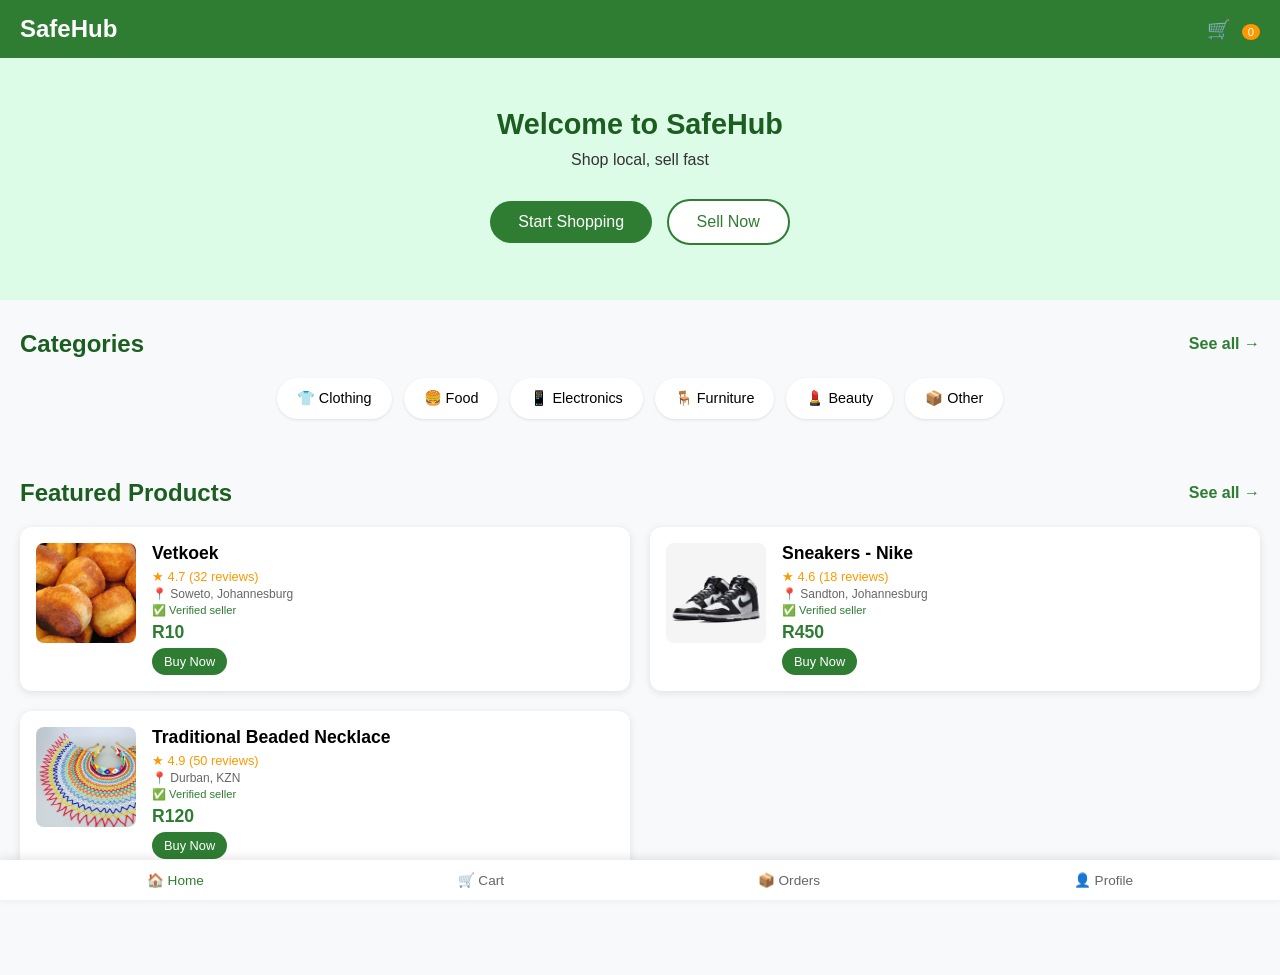
<file: SafeHub/website.html>
<!DOCTYPE html>
<html lang="en">
<head>
    <meta charset="UTF-8">
    <meta name="viewport" content="width=device-width, initial-scale=1.0">
    <title>SafeHub - Shop Local, Sell Fast</title>
    <style>
        * {
            margin: 0;
            padding: 0;
            box-sizing: border-box;
        }

        body {
            font-family: 'Segoe UI', Tahoma, Geneva, Verdana, sans-serif;
            background-color: #f8f9fa;
            padding-bottom: 70px;
        }

        /* ===== HEADER ===== */
        header {
            background-color: #2E7D32;
            padding: 15px 20px;
            position: sticky;
            top: 0;
            z-index: 100;
            display: flex;
            justify-content: space-between;
            align-items: center;
            flex-wrap: wrap;
        }

        .logo h1 {
            color: white;
            font-size: 1.5rem;
            cursor: pointer;
        }

        .header-icons {
            display: flex;
            gap: 15px;
            align-items: center;
        }

        .header-icons a {
            color: white;
            text-decoration: none;
            font-size: 1.2rem;
        }

        .cart-count {
            background-color: #FF9800;
            color: white;
            border-radius: 50%;
            padding: 2px 6px;
            font-size: 0.7rem;
            margin-left: 5px;
        }

        /* ===== HERO SECTION ===== */
        .hero {
            background-color: #DCFCE7;
            text-align: center;
            padding: 50px 20px;
        }

        .hero h2 {
            font-size: 1.8rem;
            margin-bottom: 10px;
            color: #1B5E20;
        }

        .hero p {
            margin-bottom: 25px;
            color: #333;
        }

        .btn {
            padding: 12px 28px;
            border: none;
            border-radius: 30px;
            cursor: pointer;
            font-size: 1rem;
            margin: 5px;
            transition: all 0.3s ease;
        }

        .btn-primary {
            background-color: #2E7D32;
            color: white;
        }

        .btn-primary:hover {
            background-color: #1B5E20;
        }

        .btn-sell {
            background-color: white;
            color: #2E7D32;
            border: 2px solid #2E7D32;
        }

        .btn-sell:hover {
            background-color: #2E7D32;
            color: white;
        }

        /* ===== SECTIONS ===== */
        .section {
            padding: 30px 20px;
        }

        .section-header {
            display: flex;
            justify-content: space-between;
            align-items: center;
            margin-bottom: 20px;
        }

        .section-title {
            font-size: 1.5rem;
            color: #1B5E20;
            margin: 0;
        }

        .see-all {
            color: #2E7D32;
            text-decoration: none;
            font-weight: bold;
            cursor: pointer;
        }

        .see-all:hover {
            text-decoration: underline;
        }

        /* ===== CATEGORIES ===== */
        .category-grid {
            display: flex;
            flex-wrap: wrap;
            gap: 12px;
        }

        .category-card {
            background-color: white;
            padding: 12px 20px;
            border-radius: 25px;
            font-size: 0.9rem;
            box-shadow: 0 1px 3px rgba(0,0,0,0.1);
            cursor: pointer;
            transition: all 0.3s ease;
            color: black;
        }

        .category-card:hover {
            background-color: #2E7D32;
            color: white;
            transform: translateY(-2px);
        }

        /* ===== PRODUCT GRID (HOMEPAGE) ===== */
        .product-grid {
            display: grid;
            grid-template-columns: 1fr;
            gap: 20px;
        }

        .product-card {
            background-color: white;
            border-radius: 12px;
            padding: 16px;
            box-shadow: 0 2px 8px rgba(0,0,0,0.1);
            transition: transform 0.3s ease;
            cursor: pointer;
            display: flex;
            gap: 16px;
            align-items: flex-start;
        }

        .product-card:hover {
            transform: translateY(-3px);
        }

        .product-image {
            width: 100px;
            height: 100px;
            object-fit: cover;
            border-radius: 8px;
            background-color: #f0f0f0;
            flex-shrink: 0;
        }

        .product-info {
            flex: 1;
        }

        .product-title {
            font-size: 1.1rem;
            font-weight: bold;
            margin-bottom: 5px;
        }

        .rating {
            color: #FF9800;
            font-size: 0.8rem;
            margin-bottom: 3px;
        }

        .location {
            font-size: 0.75rem;
            color: #666;
            margin-bottom: 3px;
        }

        .verified {
            font-size: 0.7rem;
            color: #2E7D32;
            margin-bottom: 5px;
        }

        .price {
            font-size: 1.1rem;
            font-weight: bold;
            color: #2E7D32;
            margin: 5px 0;
        }

        .buy-now-btn {
            background-color: #2E7D32;
            color: white;
            border: none;
            padding: 6px 12px;
            border-radius: 20px;
            cursor: pointer;
            font-size: 0.8rem;
            width: auto;
            transition: all 0.3s ease;
        }

        .buy-now-btn:hover {
            background-color: #1B5E20;
        }

        /* ===== PRODUCT DETAILS PAGE ===== */
        .product-details-page {
            display: none;
            padding: 20px;
        }

        .product-details-page.show {
            display: block;
        }

        .back-link {
            display: inline-block;
            margin-bottom: 20px;
            color: #2E7D32;
            text-decoration: none;
            cursor: pointer;
        }

        .back-link:hover {
            text-decoration: underline;
        }

        .product-details-grid {
            display: flex;
            gap: 30px;
            flex-wrap: wrap;
        }

        .product-details-image {
            width: 300px;
            max-width: 100%;
            height: auto;
            object-fit: cover;
            border-radius: 12px;
            background-color: #e0e0e0;
            flex-shrink: 0;
        }

        .product-details-info {
            flex: 1;
        }

        .product-details-info h1 {
            font-size: 1.8rem;
            margin-bottom: 10px;
        }

        .product-details-price {
            font-size: 1.8rem;
            font-weight: bold;
            color: #2E7D32;
            margin: 15px 0;
        }

        .quantity-section {
            margin: 20px 0;
        }

        .quantity-label {
            font-weight: bold;
            margin-right: 15px;
        }

        .quantity-selector {
            display: inline-flex;
            align-items: center;
            gap: 15px;
        }

        .quantity-btn {
            background-color: #f0f0f0;
            border: none;
            width: 40px;
            height: 40px;
            border-radius: 50%;
            cursor: pointer;
            font-size: 1.2rem;
        }

        .quantity-value {
            font-size: 1.2rem;
            font-weight: bold;
            min-width: 30px;
            text-align: center;
        }

        .details-buttons {
            display: flex;
            gap: 15px;
            margin: 20px 0;
            flex-wrap: wrap;
        }

        .details-buy-btn {
            flex: 1;
            background-color: #2E7D32;
            color: white;
            border: none;
            padding: 12px;
            border-radius: 30px;
            cursor: pointer;
        }

        /* Add to Cart button */
        .details-cart-btn {
            flex: 1;
            background-color: white;
            color: #2E7D32;
            border: 2px solid #2E7D32;
            padding: 12px;
            border-radius: 30px;
            cursor: pointer;
        }

        .details-cart-btn:hover {
            background-color: #2E7D32;
            color: white;
        }

        .seller-card {
            background-color: white;
            padding: 15px;
            border-radius: 12px;
            margin: 20px 0;
        }

        .delivery-card {
            background-color: white;
            padding: 15px;
            border-radius: 12px;
            margin: 20px 0;
        }

        .escrow-note {
            background-color: #DCFCE7;
            padding: 15px;
            border-radius: 8px;
            margin: 20px 0;
            text-align: center;
        }

        /* ===== CART PAGE ===== */
        .cart-page {
            display: none;
            padding: 20px;
        }

        .cart-page.show {
            display: block;
        }

        .main-page {
            display: block;
        }

        .main-page.hide {
            display: none;
        }

        .cart-item {
            background-color: white;
            padding: 15px;
            border-radius: 12px;
            margin-bottom: 15px;
            box-shadow: 0 1px 3px rgba(0,0,0,0.1);
        }

        .cart-item-title {
            font-weight: bold;
            margin-bottom: 5px;
        }

        .cart-item-price {
            color: #2E7D32;
            font-weight: bold;
        }

        .cart-quantity {
            display: flex;
            align-items: center;
            gap: 15px;
            margin: 10px 0;
        }

        .qty-btn {
            background-color: #f0f0f0;
            border: none;
            width: 30px;
            height: 30px;
            border-radius: 50%;
            cursor: pointer;
            font-size: 1.1rem;
        }

        .remove-btn {
            background-color: #ff4444;
            color: white;
            border: none;
            padding: 5px 12px;
            border-radius: 5px;
            cursor: pointer;
            margin-top: 8px;
        }

        .cart-total {
            background-color: white;
            padding: 15px;
            border-radius: 12px;
            margin-top: 15px;
            font-weight: bold;
            font-size: 1.2rem;
            text-align: center;
        }

        .back-btn {
            background-color: #2E7D32;
            color: white;
            border: none;
            padding: 12px 20px;
            border-radius: 30px;
            cursor: pointer;
            margin-top: 20px;
            width: 100%;
        }

        /* ===== CHECKOUT PAGE ===== */
        .checkout-page {
            display: none;
            padding: 20px;
        }

        .checkout-page.show {
            display: block;
        }

        .form-group {
            margin-bottom: 15px;
        }

        .form-group label {
            display: block;
            margin-bottom: 5px;
            font-weight: bold;
        }

        .form-group input, .form-group select {
            width: 100%;
            padding: 12px;
            border: 1px solid #ddd;
            border-radius: 8px;
            font-size: 1rem;
        }

        /* ===== BOTTOM NAVIGATION ===== */
        .bottom-nav {
            position: fixed;
            bottom: 0;
            left: 0;
            right: 0;
            background-color: white;
            display: flex;
            justify-content: space-around;
            padding: 12px 20px;
            box-shadow: 0 -2px 10px rgba(0,0,0,0.1);
            z-index: 100;
        }

        .bottom-nav a {
            text-decoration: none;
            color: #666;
            font-size: 0.85rem;
            display: flex;
            flex-direction: column;
            align-items: center;
            gap: 5px;
            transition: color 0.3s ease;
            cursor: pointer;
        }

        .bottom-nav a:hover {
            color: #2E7D32;
        }

        .bottom-nav a.active {
            color: #2E7D32;
        }

        /* ===== RESPONSIVE ===== */
        @media (min-width: 768px) {
            .product-grid {
                grid-template-columns: repeat(2, 1fr);
            }
            .product-details-grid {
                flex-direction: row;
            }
            .category-grid {
                justify-content: center;
            }
        }

        @media (max-width: 767px) {
            .product-card {
                flex-direction: column;
            }
            .product-image {
                width: 100%;
                height: 150px;
            }
            .product-details-grid {
                flex-direction: column;
            }
            .product-details-image {
                width: 100%;
            }
        }
    </style>
</head>
<body>

<!-- HEADER -->
<header>
    <div class="logo">
        <h1 id="logoHome">SafeHub</h1>
    </div>
    <div class="header-icons">
        <a href="#" id="cartIconBtn">🛒 <span class="cart-count" id="cartCount">0</span></a>
    </div>
</header>

<!-- MAIN PAGE (Homepage) -->
<div id="mainPage" class="main-page">

    <!-- Hero Section -->
    <div class="hero">
        <h2>Welcome to SafeHub</h2>
        <p>Shop local, sell fast</p>
        <button class="btn btn-primary" id="shopNowBtn">Start Shopping</button>
        <button class="btn btn-sell" id="sellNowBtn">Sell Now</button>
    </div>

    <!-- Categories -->
    <div class="section">
        <div class="section-header">
            <h3 class="section-title">Categories</h3>
            <a class="see-all" id="seeAllCategories">See all →</a>
        </div>
        <div class="category-grid">
            <div class="category-card">👕 Clothing</div>
            <div class="category-card">🍔 Food</div>
            <div class="category-card">📱 Electronics</div>
            <div class="category-card">🪑 Furniture</div>
            <div class="category-card">💄 Beauty</div>
            <div class="category-card">📦 Other</div>
        </div>
    </div>

    <!-- Featured Products -->
    <div class="section">
        <div class="section-header">
            <h3 class="section-title">Featured Products</h3>
            <a class="see-all" id="seeAllProducts">See all →</a>
        </div>
        <div class="product-grid" id="productGrid"></div>
    </div>
</div>

<!-- PRODUCT DETAILS PAGE -->
<div id="productDetailsPage" class="product-details-page">
    <a class="back-link" id="backToHomeFromDetails">← Back to Home</a>
    <div id="productDetailsContent"></div>
</div>

<!-- CART PAGE -->
<div id="cartPage" class="cart-page">
    <h2 class="section-title">Your Shopping Cart</h2>
    <div id="cartItems"></div>
    <div class="cart-total" id="cartTotal">Total: R0</div>
    <button class="back-btn" id="checkoutFromCartBtn">Proceed to Checkout</button>
    <button class="back-btn" id="backToShopFromCartBtn" style="background-color: #666; margin-top: 10px;">← Back to Shop</button>
</div>

<!-- CHECKOUT PAGE -->
<div id="checkoutPage" class="checkout-page">
    <h2 class="section-title">Checkout</h2>
    
    <div class="form-group">
        <label>Full Name</label>
        <input type="text" id="fullName" placeholder="Thabo Mokoena">
    </div>
    <div class="form-group">
        <label>Phone Number</label>
        <input type="tel" id="phone" placeholder="071 234 5678">
    </div>
    <div class="form-group">
        <label>Pickup Point</label>
        <select id="pickupPoint">
            <option>Khumalo Spaza - Soweto</option>
            <option>Ncube Spaza - Tembisa</option>
            <option>Dlamini Market - Durban</option>
        </select>
    </div>
    
    <div class="escrow-note">
        🔒 Your payment will be held in escrow until you confirm delivery
    </div>
    
    <div class="cart-total" id="checkoutTotal">Total: R0</div>
    
    <button class="back-btn" id="confirmOrderBtn">Confirm Order & Pay</button>
    <button class="back-btn" id="backToCartFromCheckoutBtn" style="background-color: #666; margin-top: 10px;">← Back to Cart</button>
</div>

<!-- BOTTOM NAVIGATION -->
<div class="bottom-nav">
    <a id="navHome" class="active">🏠 Home</a>
    <a id="navCart">🛒 Cart</a>
    <a id="navOrders">📦 Orders</a>
    <a id="navProfile">👤 Profile</a>
</div>

<script>
    // ============================================
    // PRODUCT DATA
    // ============================================
    const products = [
        { 
            id: 1, 
            name: "Vetkoek", 
            price: 10, 
            rating: 4.7, 
            reviews: 32, 
            location: "Soweto, Johannesburg", 
            seller: "Mama's Fresh Bakery", 
            sellerRating: 4.8, 
            sellerSales: 234, 
            description: "Freshly made daily. Traditional South African vetkoek filled with mince or jam, served with homemade koeksisters. Perfect for breakfast or lunch.", 
            deliveryInfo: "Pick up from Ncube Spaza - Soweto (2km from you). Free delivery to pickup point.",
            image: "images/vetkoek.jpg"
        },
        { 
            id: 2, 
            name: "Sneakers - Nike", 
            price: 450, 
            rating: 4.6, 
            reviews: 18, 
            location: "Sandton, Johannesburg", 
            seller: "SneakerHub SA", 
            sellerRating: 4.8, 
            sellerSales: 234, 
            description: "Brand new Nike Air Max. Size 42. Original box included. Free pickup from spaza shop.", 
            deliveryInfo: "Pick up from Ncube Spaza - Soweto (2km from you). Free delivery to pickup point.",
            image: "images/sneakers.jpg"
        },
        { 
            id: 3, 
            name: "Traditional Beaded Necklace", 
            price: 120, 
            rating: 4.9, 
            reviews: 50, 
            location: "Durban, KZN", 
            seller: "Nguni Crafts", 
            sellerRating: 4.9, 
            sellerSales: 156, 
            description: "Handmade authentic Zulu beaded necklace. Beautiful craftsmanship, perfect for cultural events or everyday wear. Each piece is unique.", 
            deliveryInfo: "Pick up from Dlamini Market - Durban (1km from you). Free delivery to pickup point.",
            image: "images/necklace.jpg"
        }
    ];

    let cart = [];
    const storageKey = 'safehubCart';

    // ============================================
    // CART FUNCTIONS
    // ============================================
    function loadCart() {
        const savedCart = localStorage.getItem(storageKey);
        if (savedCart) {
            try {
                cart = JSON.parse(savedCart);
            } catch(e) {
                cart = [];
            }
        }
        updateCartCount();
    }

    function saveCart() {
        localStorage.setItem(storageKey, JSON.stringify(cart));
        updateCartCount();
    }

    function updateCartCount() {
        const totalItems = cart.reduce((sum, item) => sum + item.quantity, 0);
        const cartCountElement = document.getElementById('cartCount');
        if (cartCountElement) {
            cartCountElement.textContent = totalItems;
        }
    }

    function addToCart(id, name, price, quantity = 1) {
        const existingItem = cart.find(item => item.id === id);
        
        if (existingItem) {
            existingItem.quantity += quantity;
        } else {
            cart.push({ id, name, price, quantity: quantity });
        }
        
        saveCart();
        renderCartPage();
    }

    function removeFromCart(id) {
        cart = cart.filter(item => item.id !== id);
        saveCart();
        renderCartPage();
        updateCheckoutTotal();
    }

    function updateQuantity(id, newQuantity) {
        if (newQuantity < 1) {
            removeFromCart(id);
            return;
        }
        
        const item = cart.find(item => item.id === id);
        if (item) {
            item.quantity = newQuantity;
            saveCart();
            renderCartPage();
            updateCheckoutTotal();
        }
    }

    function getTotal() {
        return cart.reduce((sum, item) => sum + (item.price * item.quantity), 0);
    }

    function renderCartPage() {
        const cartItemsContainer = document.getElementById('cartItems');
        const cartTotalElement = document.getElementById('cartTotal');
        
        if (!cartItemsContainer) return;
        
        if (cart.length === 0) {
            cartItemsContainer.innerHTML = '<p style="text-align:center; padding:40px;">Your cart is empty.<br>Start shopping!</p>';
            if (cartTotalElement) cartTotalElement.textContent = 'Total: R0';
            return;
        }
        
        let html = '';
        let total = 0;
        
        for (let i = 0; i < cart.length; i++) {
            const item = cart[i];
            const itemTotal = item.price * item.quantity;
            total += itemTotal;
            
            html += `
                <div class="cart-item">
                    <div class="cart-item-title">${item.name}</div>
                    <div>Price: R${item.price}</div>
                    <div class="cart-quantity">
                        <button class="qty-btn" data-id="${item.id}" data-change="-1">-</button>
                        <span>${item.quantity}</span>
                        <button class="qty-btn" data-id="${item.id}" data-change="1">+</button>
                    </div>
                    <div class="cart-item-price">Subtotal: R${itemTotal}</div>
                    <button class="remove-btn" data-id="${item.id}">Remove</button>
                </div>
            `;
        }
        
        cartItemsContainer.innerHTML = html;
        if (cartTotalElement) cartTotalElement.textContent = `Total: R${total}`;
        
        document.querySelectorAll('.qty-btn').forEach(btn => {
            btn.addEventListener('click', (e) => {
                const id = parseInt(btn.dataset.id);
                const change = parseInt(btn.dataset.change);
                const item = cart.find(i => i.id === id);
                if (item) updateQuantity(id, item.quantity + change);
            });
        });
        
        document.querySelectorAll('.remove-btn').forEach(btn => {
            btn.addEventListener('click', (e) => {
                const id = parseInt(btn.dataset.id);
                removeFromCart(id);
            });
        });
    }

    function updateCheckoutTotal() {
        const checkoutTotal = document.getElementById('checkoutTotal');
        if (checkoutTotal) checkoutTotal.textContent = `Total: R${getTotal()}`;
    }

    // ============================================
    // PAGE DISPLAY FUNCTIONS
    // ============================================
    function showMainPage() {
        document.getElementById('mainPage').style.display = 'block';
        document.getElementById('productDetailsPage').style.display = 'none';
        document.getElementById('cartPage').style.display = 'none';
        document.getElementById('checkoutPage').style.display = 'none';
        renderProductGrid();
    }

    function showProductDetailsPage(productId) {
        const product = products.find(p => p.id === productId);
        if (!product) return;
        
        document.getElementById('mainPage').style.display = 'none';
        document.getElementById('productDetailsPage').style.display = 'block';
        document.getElementById('cartPage').style.display = 'none';
        document.getElementById('checkoutPage').style.display = 'none';
        
        renderProductDetails(product);
    }

    function showCartPage() {
        document.getElementById('mainPage').style.display = 'none';
        document.getElementById('productDetailsPage').style.display = 'none';
        document.getElementById('cartPage').style.display = 'block';
        document.getElementById('checkoutPage').style.display = 'none';
        renderCartPage();
    }

    function showCheckoutPage() {
        if (cart.length === 0) {
            alert('Your cart is empty. Add items before checkout.');
            return;
        }
        document.getElementById('mainPage').style.display = 'none';
        document.getElementById('productDetailsPage').style.display = 'none';
        document.getElementById('cartPage').style.display = 'none';
        document.getElementById('checkoutPage').style.display = 'block';
        updateCheckoutTotal();
    }

    // ============================================
    // RENDER FUNCTIONS
    // ============================================
    function renderProductGrid() {
        const grid = document.getElementById('productGrid');
        if (!grid) return;
        
        let html = '';
        for (let i = 0; i < products.length; i++) {
            const p = products[i];
            html += `
                <div class="product-card" data-id="${p.id}">
                    <img class="product-image" src="${p.image}" alt="${p.name}" onerror="this.src='https://placehold.co/100x100?text=No+Image'">
                    <div class="product-info">
                        <div class="product-title">${p.name}</div>
                        <div class="rating">★ ${p.rating} (${p.reviews} reviews)</div>
                        <div class="location">📍 ${p.location}</div>
                        <div class="verified">✅ Verified seller</div>
                        <div class="price">R${p.price}</div>
                        <button class="buy-now-btn view-details-btn" data-id="${p.id}">Buy Now</button>
                    </div>
                </div>
            `;
        }
        grid.innerHTML = html;
        
        document.querySelectorAll('.view-details-btn').forEach(btn => {
            btn.addEventListener('click', (e) => {
                e.stopPropagation();
                const id = parseInt(btn.dataset.id);
                showProductDetailsPage(id);
            });
        });
    }

    function renderProductDetails(product) {
        const container = document.getElementById('productDetailsContent');
        let quantity = 1;
        
        const html = `
            <div class="product-details-grid">
                <img class="product-details-image" src="${product.image}" alt="${product.name}" onerror="this.src='https://placehold.co/300x300?text=No+Image'">
                <div class="product-details-info">
                    <h1>${product.name}</h1>
                    <div class="rating">★ ${product.rating} (${product.reviews} reviews)</div>
                    <div class="product-details-price">R${product.price}</div>
                    
                    <div class="quantity-section">
                        <span class="quantity-label">Quantity:</span>
                        <div class="quantity-selector">
                            <button class="quantity-btn" id="decrementQty">-</button>
                            <span class="quantity-value" id="qtyValue">1</span>
                            <button class="quantity-btn" id="incrementQty">+</button>
                        </div>
                    </div>
                    
                    <div class="details-buttons">
                        <button class="details-cart-btn" id="addToCartDetails">Add to Cart</button>
                        <button class="details-buy-btn" id="buyNowDetails">Buy Now</button>
                    </div>
                    
                    <div class="seller-card">
                        <strong>Seller: ${product.seller}</strong><br>
                        ✅ Verified seller<br>
                        ⭐ ${product.sellerRating} seller rating (${product.sellerSales} sales)
                    </div>
                    
                    <div class="delivery-card">
                        <strong>📦 Delivery</strong><br>
                        ${product.deliveryInfo}
                    </div>
                    
                    <div class="escrow-note">
                        🔒 Your payment will be held in escrow until you confirm delivery
                    </div>
                    
                    <div>
                        <strong>Description:</strong><br>
                        ${product.description}
                    </div>
                </div>
            </div>
        `;
        
        container.innerHTML = html;
        
        document.getElementById('decrementQty').addEventListener('click', () => {
            if (quantity > 1) {
                quantity--;
                document.getElementById('qtyValue').textContent = quantity;
            }
        });
        
        document.getElementById('incrementQty').addEventListener('click', () => {
            quantity++;
            document.getElementById('qtyValue').textContent = quantity;
        });
        
        document.getElementById('addToCartDetails').addEventListener('click', () => {
            addToCart(product.id, product.name, product.price, quantity);
            alert(`${quantity} x ${product.name} added to cart!`);
        });
        
        document.getElementById('buyNowDetails').addEventListener('click', () => {
            addToCart(product.id, product.name, product.price, quantity);
            showCartPage();
        });
    }

    // ============================================
    // EVENT LISTENERS
    // ============================================
    document.addEventListener('DOMContentLoaded', function() {
        
        loadCart();
        renderProductGrid();
        
        // Navigation
        document.getElementById('logoHome').addEventListener('click', () => showMainPage());
        document.getElementById('navHome').addEventListener('click', () => showMainPage());
        document.getElementById('navCart').addEventListener('click', () => showCartPage());
        document.getElementById('cartIconBtn').addEventListener('click', (e) => { e.preventDefault(); showCartPage(); });
        document.getElementById('backToShopFromCartBtn').addEventListener('click', () => showMainPage());
        document.getElementById('backToHomeFromDetails').addEventListener('click', () => showMainPage());
        document.getElementById('checkoutFromCartBtn').addEventListener('click', () => showCheckoutPage());
        document.getElementById('backToCartFromCheckoutBtn').addEventListener('click', () => showCartPage());
        
        // "See all" links
        document.getElementById('seeAllCategories').addEventListener('click', () => {
            alert('All categories page coming soon. Browse through Clothing, Food, Electronics, Furniture, Beauty, and Other.');
        });
        document.getElementById('seeAllProducts').addEventListener('click', () => {
            alert('All products page coming soon. Check back for more great items from local sellers.');
        });
        
        // Scroll buttons
        document.getElementById('shopNowBtn').addEventListener('click', () => {
            document.querySelector('.product-grid').scrollIntoView({ behavior: 'smooth' });
        });
        
        document.getElementById('sellNowBtn').addEventListener('click', () => {
            alert('To sell on SafeHub, please register as a seller and complete identity verification.');
        });
        
        // Placeholder nav
        document.getElementById('navOrders').addEventListener('click', () => { alert('Order history will appear here once you complete a purchase.'); });
        document.getElementById('navProfile').addEventListener('click', () => { alert('Profile page coming soon. Your account settings will be available here.'); });
        
        // Confirm order
        document.getElementById('confirmOrderBtn').addEventListener('click', function() {
            if (cart.length === 0) {
                alert('Your cart is empty');
                return;
            }
            const name = document.getElementById('fullName').value;
            if (!name) {
                alert('Please enter your name');
                return;
            }
            alert(`Order confirmed!\nTotal: R${getTotal()}\nPickup at selected spaza shop.\nPayment held in escrow until you confirm delivery.`);
            cart = [];
            saveCart();
            renderCartPage();
            showMainPage();
            document.getElementById('fullName').value = '';
            document.getElementById('phone').value = '';
        });
        
        showMainPage();
    });
</script>
</body>
</html>
</file>
